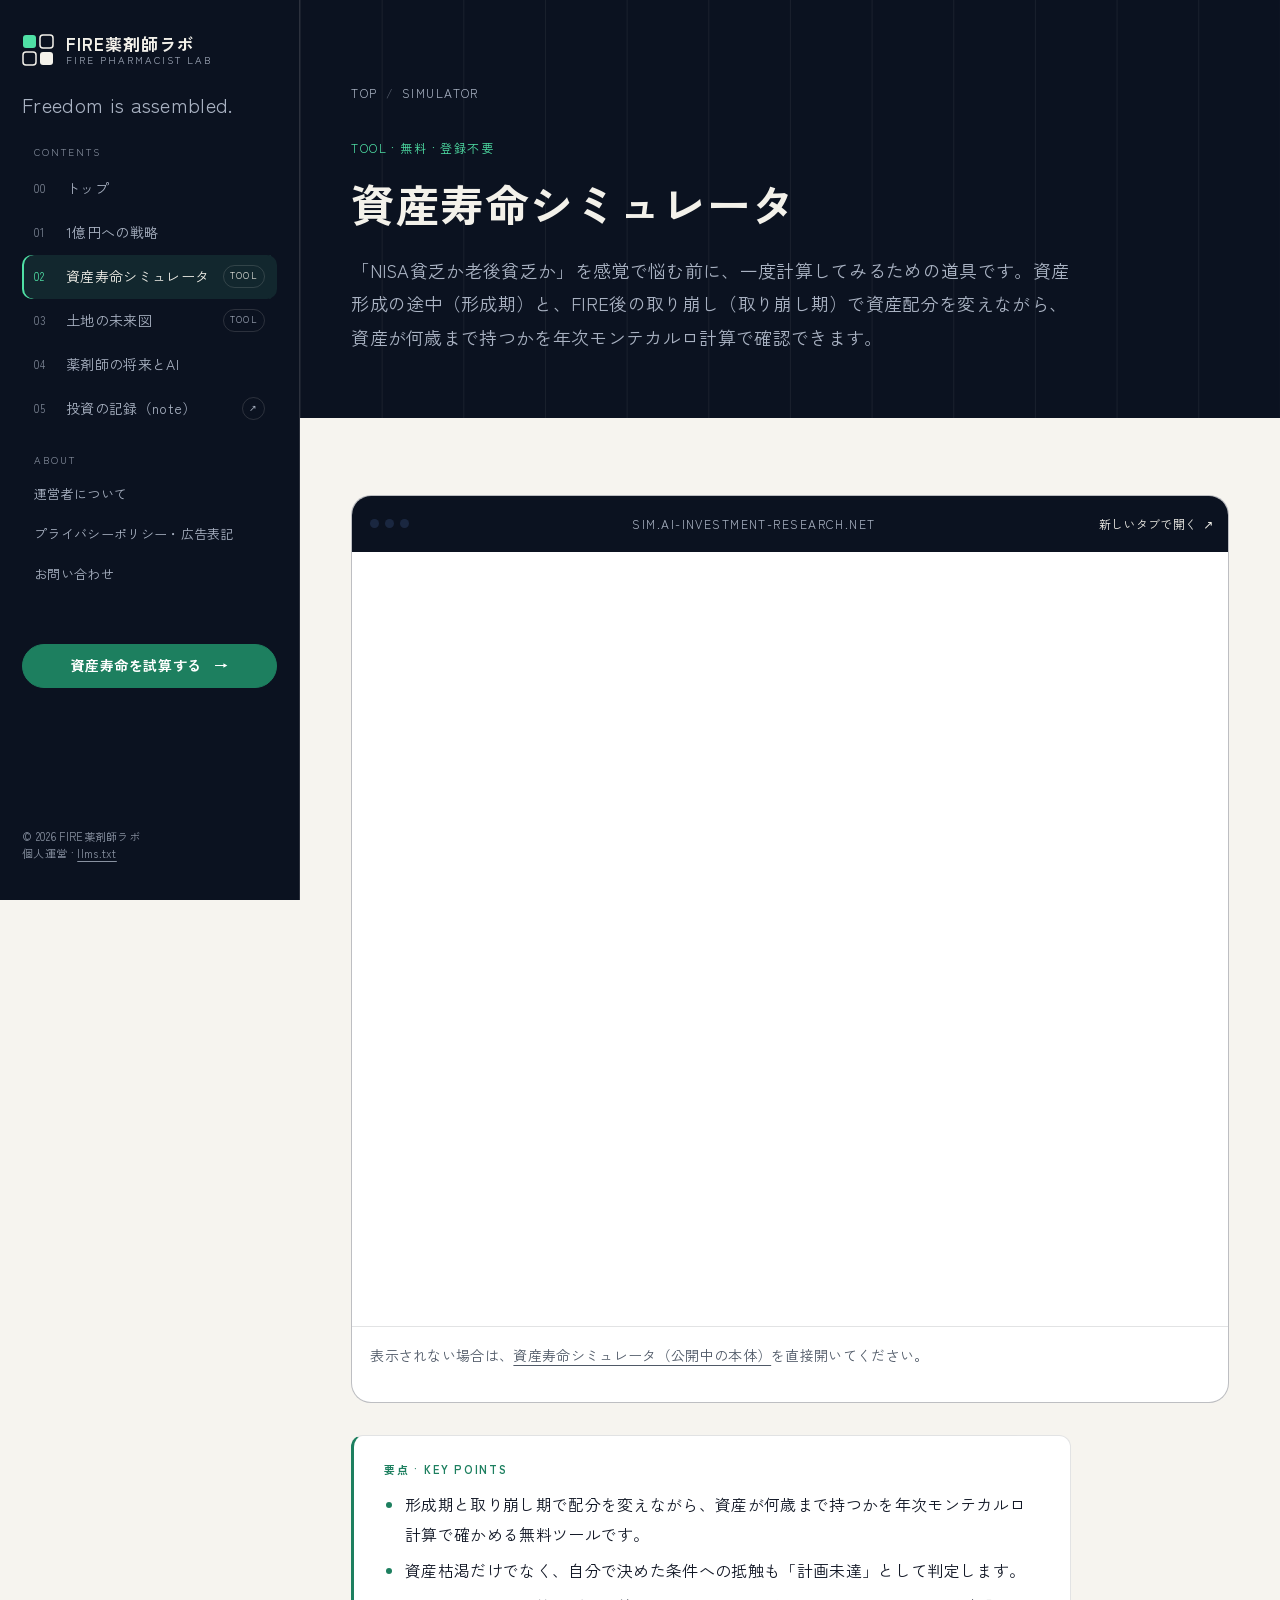
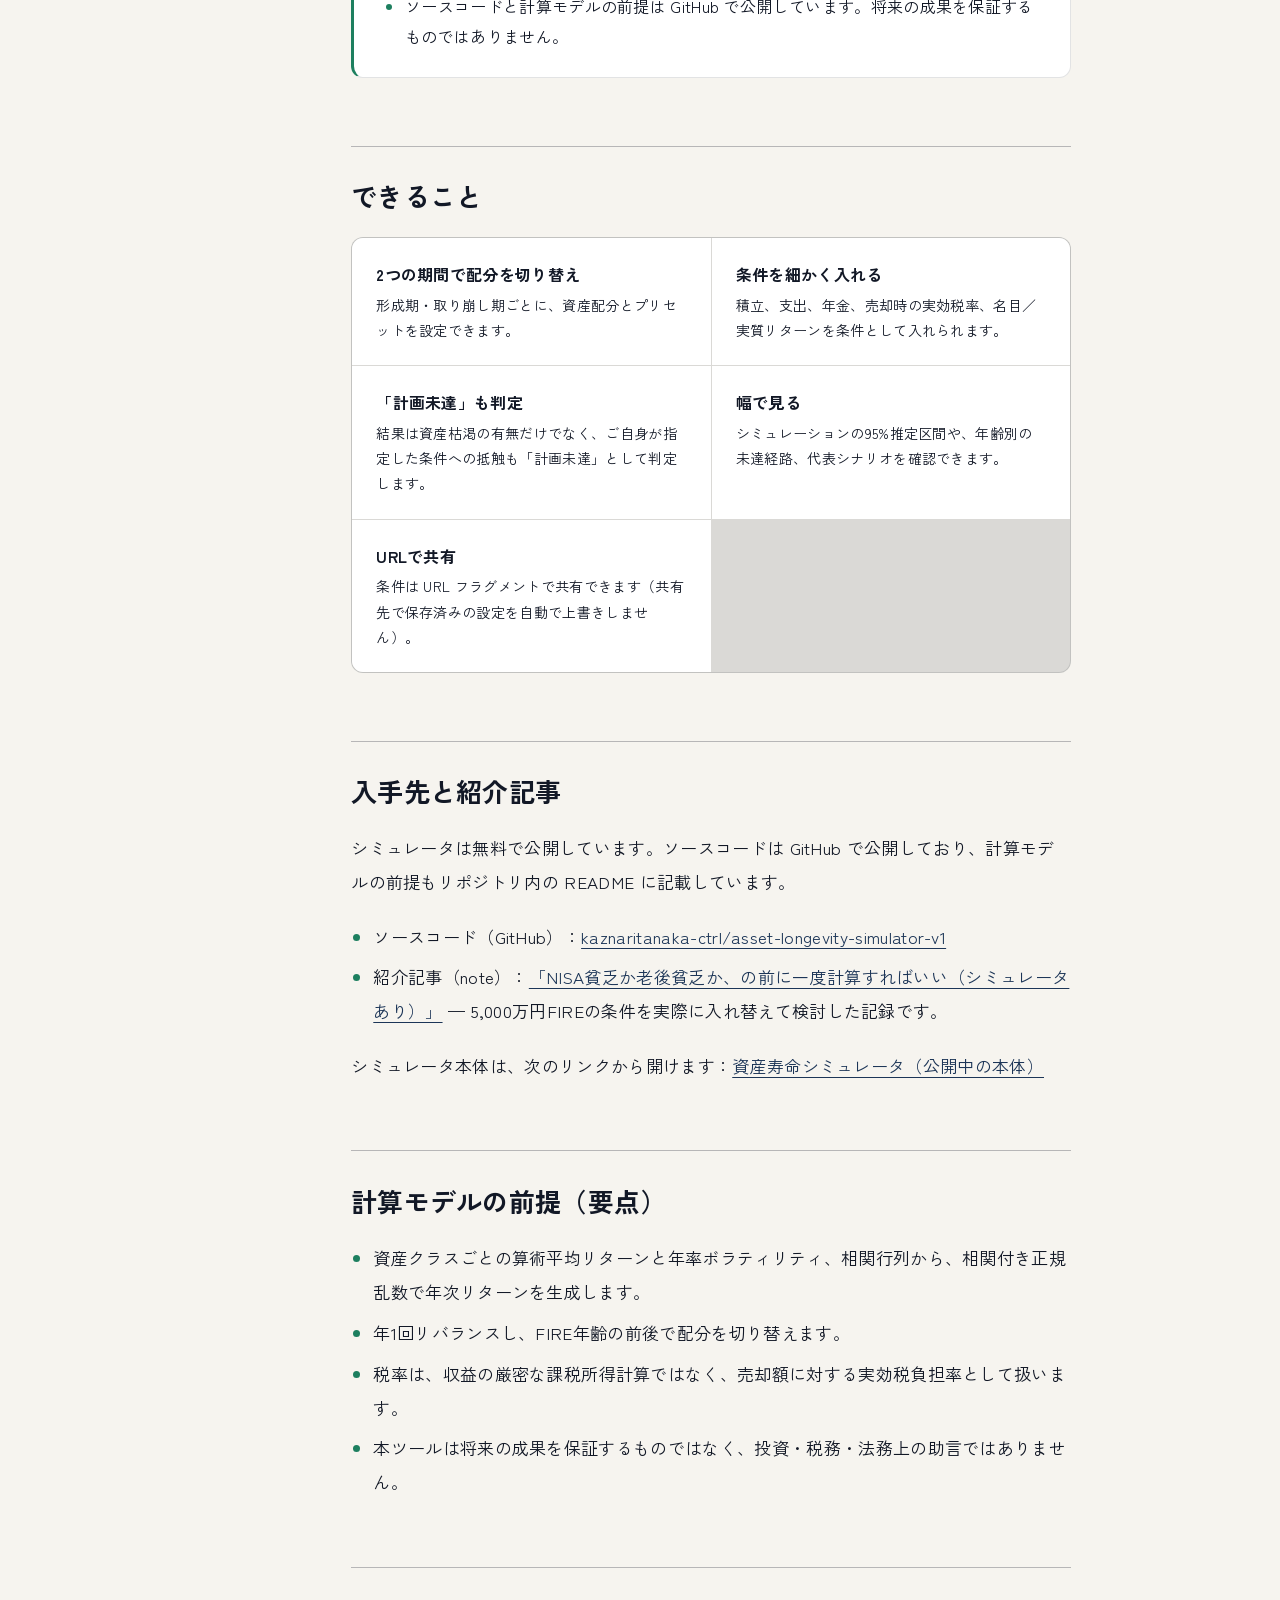
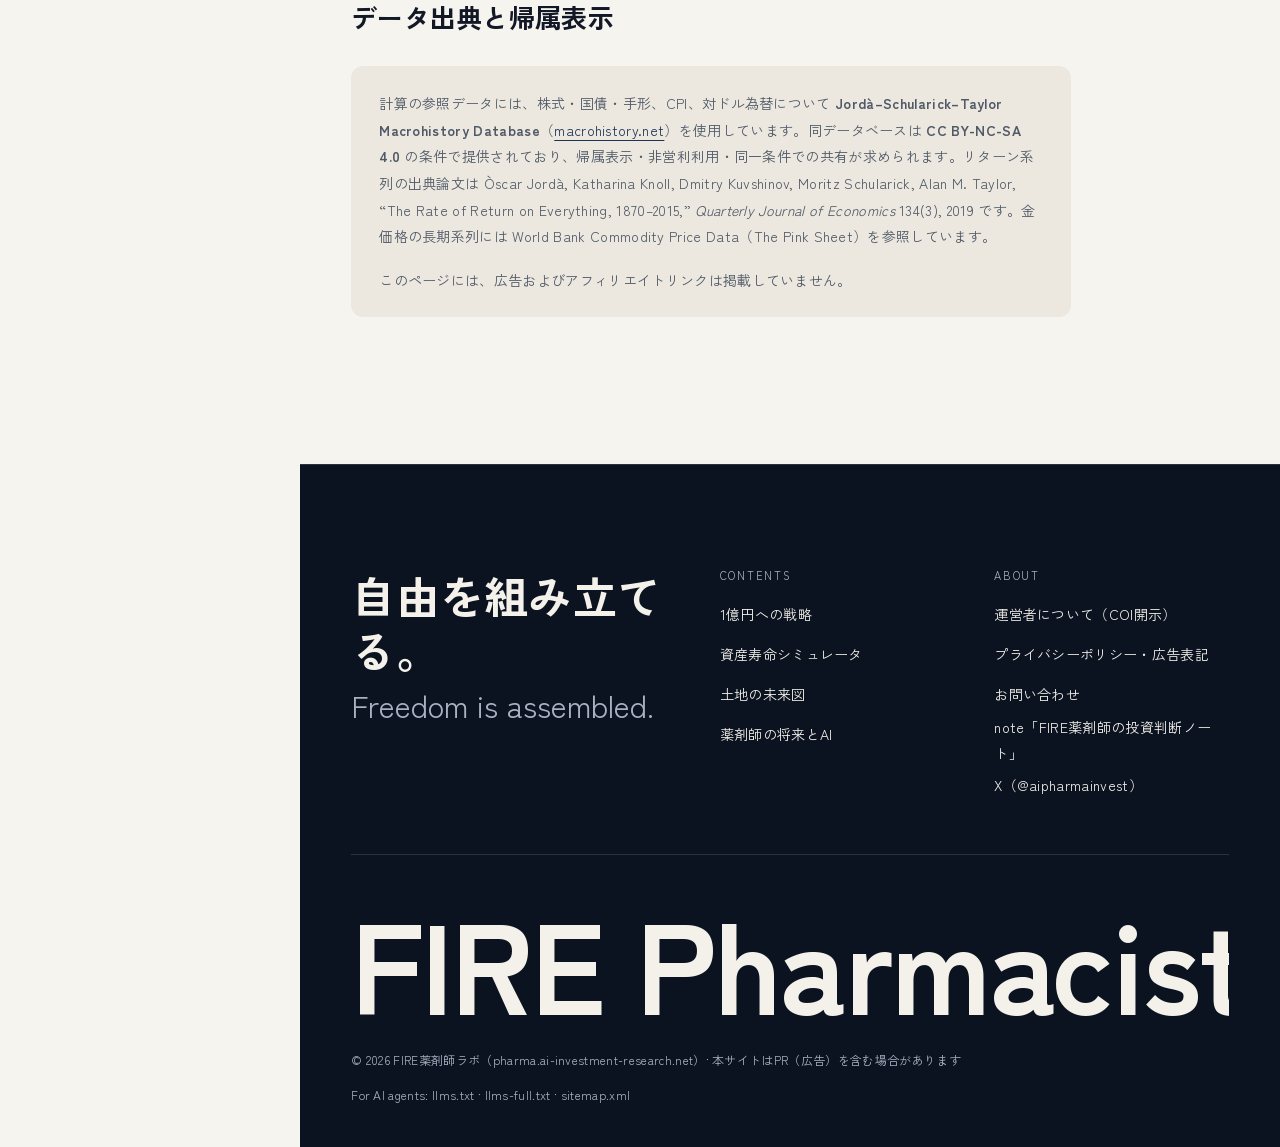
<file: simulator.html>
<!DOCTYPE html>
<html lang="ja">
<head>
<meta charset="utf-8">
<meta name="viewport" content="width=device-width, initial-scale=1, viewport-fit=cover">
<title>資産寿命シミュレータのご案内 | FIRE薬剤師ラボ</title>
<meta name="description" content="形成期と取り崩し期で資産配分を変えながら資産寿命を確認する、無料のモンテカルロ・シミュレータの案内ページです。">
<link rel="canonical" href="https://pharma.ai-investment-research.net/simulator.html">
<link rel="alternate" type="text/markdown" href="/simulator.md" title="このページのMarkdown版（AIエージェント向け）">
<meta property="og:site_name" content="FIRE薬剤師ラボ">
<meta property="og:title" content="資産寿命シミュレータのご案内 | FIRE薬剤師ラボ">
<meta property="og:description" content="形成期と取り崩し期で資産配分を変えながら資産寿命を確認する、無料のモンテカルロ・シミュレータの案内ページです。">
<meta property="og:type" content="website">
<meta property="og:url" content="https://pharma.ai-investment-research.net/simulator.html">
<meta property="og:image" content="https://pharma.ai-investment-research.net/ogp.png">
<meta property="og:image:width" content="1200">
<meta property="og:image:height" content="630">
<meta property="og:locale" content="ja_JP">
<meta name="twitter:card" content="summary_large_image">
<meta name="twitter:image" content="https://pharma.ai-investment-research.net/ogp.png">
<meta name="twitter:site" content="@aipharmainvest">
<meta name="theme-color" content="#0b1220">
<link rel="icon" href="data:image/svg+xml,%3Csvg xmlns='http://www.w3.org/2000/svg' viewBox='0 0 32 32'%3E%3Crect width='32' height='32' rx='7' fill='%230b1220'/%3E%3Crect x='6' y='6' width='9' height='9' rx='2' fill='%234fe0a5'/%3E%3Crect x='17' y='6' width='9' height='9' rx='2' fill='none' stroke='%23f3f1ea' stroke-width='1.3'/%3E%3Crect x='6' y='17' width='9' height='9' rx='2' fill='none' stroke='%23f3f1ea' stroke-width='1.3'/%3E%3Crect x='17' y='17' width='9' height='9' rx='2' fill='%23f3f1ea'/%3E%3C/svg%3E">
<link rel="preconnect" href="https://fonts.googleapis.com">
<link rel="preconnect" href="https://fonts.gstatic.com" crossorigin>
<link rel="stylesheet" href="https://fonts.googleapis.com/css2?family=Zen+Kaku+Gothic+New:wght@400;500;700&display=swap">
<link rel="stylesheet" href="/style.css">
<script type="application/ld+json">{"@context":"https://schema.org","@graph":[{"@type":"WebSite","@id":"https://pharma.ai-investment-research.net/#website","url":"https://pharma.ai-investment-research.net/","name":"FIRE薬剤師ラボ","alternateName":"FIRE Pharmacist Lab","description":"薬剤師の資産形成・起業・FIREを支援する情報サイト。組み立ての地図と、資産寿命シミュレータなどの道具をまとめています。","inLanguage":"ja","publisher":{"@id":"https://pharma.ai-investment-research.net/#operator"}},{"@type":"Person","@id":"https://pharma.ai-investment-research.net/#operator","name":"田中","jobTitle":"薬剤師","description":"会社員薬剤師として働きながら資産形成を進め、2025年に金融資産1億円に到達し、2026年にFIRE。投資歴15年。","url":"https://pharma.ai-investment-research.net/about.html","sameAs":["https://note.com/tanaka936","https://x.com/aipharmainvest"]},{"@type":"WebPage","@id":"https://pharma.ai-investment-research.net/simulator.html#webpage","url":"https://pharma.ai-investment-research.net/simulator.html","name":"資産寿命シミュレータのご案内 | FIRE薬剤師ラボ","description":"形成期と取り崩し期で資産配分を変えながら資産寿命を確認する、無料のモンテカルロ・シミュレータの案内ページです。","isPartOf":{"@id":"https://pharma.ai-investment-research.net/#website"},"breadcrumb":{"@id":"https://pharma.ai-investment-research.net/simulator.html#breadcrumb"},"inLanguage":"ja","dateModified":"2026-11-27"},{"@type":"WebApplication","@id":"https://pharma.ai-investment-research.net/simulator.html#app","name":"資産寿命シミュレータ","url":"https://sim.ai-investment-research.net/","applicationCategory":"FinanceApplication","operatingSystem":"Web","isAccessibleForFree":true,"offers":{"@type":"Offer","price":"0","priceCurrency":"JPY"},"description":"形成期と取り崩し期で資産配分を変えながら、資産が何歳まで持つかを年次モンテカルロ計算で確認できる無料のツール。","author":{"@id":"https://pharma.ai-investment-research.net/#operator"},"codeRepository":"https://github.com/kaznaritanaka-ctrl/asset-longevity-simulator-v1","inLanguage":"ja"},{"@type":"BreadcrumbList","@id":"https://pharma.ai-investment-research.net/simulator.html#breadcrumb","itemListElement":[{"@type":"ListItem","position":1,"name":"トップ","item":"https://pharma.ai-investment-research.net/"},{"@type":"ListItem","position":2,"name":"資産寿命シミュレータ","item":"https://pharma.ai-investment-research.net/simulator.html"}]}]}</script>
<script src="/site.js" defer></script>
</head>
<body>
<a class="skip-link" href="#content">本文へ移動</a>
<div class="shell">
  <aside class="sidebar" aria-label="サイドパネル">
    <a class="brand" href="/" aria-label="FIRE薬剤師ラボ トップへ"><svg class="brand-mark" viewBox="0 0 32 32" aria-hidden="true" focusable="false"><rect x="1" y="1" width="13" height="13" rx="3" fill="#4fe0a5"/><rect x="18" y="1" width="13" height="13" rx="3" fill="none" stroke="#f3f1ea" stroke-width="1.5"/><rect x="1" y="18" width="13" height="13" rx="3" fill="none" stroke="#f3f1ea" stroke-width="1.5"/><rect x="18" y="18" width="13" height="13" rx="3" fill="#f3f1ea"/></svg><span class="brand-name"><b>FIRE薬剤師ラボ</b><small>FIRE Pharmacist Lab</small></span></a>
    <p class="side-tagline">Freedom is assembled.</p>
    <nav class="side-nav" aria-label="メインメニュー">
      <h2>Contents</h2>
      <ul>
          <li><a href="/"><span class="no">00</span>トップ</a></li>
          <li><a href="/strategy.html"><span class="no">01</span>1億円への戦略</a></li>
          <li><a href="/simulator.html" aria-current="page"><span class="no">02</span>資産寿命シミュレータ<span class="tag">Tool</span></a></li>
          <li><a href="/land.html"><span class="no">03</span>土地の未来図<span class="tag">Tool</span></a></li>
          <li><a href="/future.html"><span class="no">04</span>薬剤師の将来とAI</a></li>
          <li><a href="https://note.com/tanaka936" rel="noopener"><span class="no">05</span>投資の記録（note）<span class="tag">↗</span></a></li>
      </ul>
      <h2>About</h2>
      <ul class="sub">
          <li><a href="/about.html">運営者について</a></li>
          <li><a href="/privacy.html">プライバシーポリシー・広告表記</a></li>
          <li><a href="/contact.html">お問い合わせ</a></li>
      </ul>
    </nav>
    <a class="btn btn-sm side-cta" href="/simulator.html">資産寿命を試算する <span class="arr" aria-hidden="true">→</span></a>
    
    <p class="side-foot">© 2026 FIRE薬剤師ラボ<br>個人運営 · <a href="/llms.txt" style="color:inherit">llms.txt</a></p>
  </aside>

  <div class="main">
    <header class="topbar">
      <div class="topbar-row">
        <a class="brand" href="/" aria-label="FIRE薬剤師ラボ トップへ"><svg class="brand-mark" viewBox="0 0 32 32" aria-hidden="true" focusable="false"><rect x="1" y="1" width="13" height="13" rx="3" fill="#4fe0a5"/><rect x="18" y="1" width="13" height="13" rx="3" fill="none" stroke="#f3f1ea" stroke-width="1.5"/><rect x="1" y="18" width="13" height="13" rx="3" fill="none" stroke="#f3f1ea" stroke-width="1.5"/><rect x="18" y="18" width="13" height="13" rx="3" fill="#f3f1ea"/></svg><span class="brand-name"><b>FIRE薬剤師ラボ</b><small>FIRE Pharmacist Lab</small></span></a>
        <a class="topbar-link" href="/contact.html">Contact</a>
      </div>
      <nav class="tabs" aria-label="メニュー切り替え">
      <a href="/">トップ</a>
      <a href="/strategy.html">1億円への戦略</a>
      <a href="/simulator.html" aria-current="page">シミュレータ<span class="tag">Tool</span></a>
      <a href="/land.html">土地の未来図<span class="tag">Tool</span></a>
      <a href="/future.html">将来とAI</a>
      <a href="https://note.com/tanaka936" rel="noopener">note<span class="tag">↗</span></a>
      <a href="/about.html">運営者</a>
      </nav>
    </header>
    <main id="content">
    <section class="page-hero">
      <div class="container">
        <nav class="breadcrumb mono" aria-label="パンくずリスト"><ol><li><a href="/">Top</a></li><li aria-current="page">Simulator</li></ol></nav>
        <p class="eyebrow mono">Tool · 無料 · 登録不要</p>
        <h1>資産寿命シミュレータ</h1>
        <p class="lead">「NISA貧乏か老後貧乏か」を感覚で悩む前に、一度計算してみるための道具です。資産形成の途中（形成期）と、FIRE後の取り崩し（取り崩し期）で資産配分を変えながら、資産が何歳まで持つかを年次モンテカルロ計算で確認できます。</p>
        
      </div>
    </section>
    <div class="container">
      <div class="article-layout" style="grid-template-columns:1fr">
        <div>
          <section class="tool-frame" aria-label="資産寿命シミュレータ（操作できます）">
            <div class="tool-frame-bar"><span class="dots" aria-hidden="true"><i></i><i></i><i></i></span><span class="mono">sim.ai-investment-research.net</span><a href="https://sim.ai-investment-research.net/" target="_blank" rel="noopener">新しいタブで開く <span aria-hidden="true">↗</span></a></div>
            <iframe src="https://sim.ai-investment-research.net/" title="資産寿命シミュレータ" loading="lazy" referrerpolicy="strict-origin-when-cross-origin"></iframe>
            <p class="fallback">表示されない場合は、<a href="https://sim.ai-investment-research.net/" rel="noopener">資産寿命シミュレータ（公開中の本体）</a>を直接開いてください。</p>
          </section>
          <div class="prose">
          <section class="tldr" aria-labelledby="tldr">
            <h2 id="tldr">要点 · Key points</h2>
            <ul>
              <li>形成期と取り崩し期で配分を変えながら、資産が何歳まで持つかを年次モンテカルロ計算で確かめる無料ツールです。</li>
              <li>資産枯渇だけでなく、自分で決めた条件への抵触も「計画未達」として判定します。</li>
              <li>ソースコードと計算モデルの前提は GitHub で公開しています。将来の成果を保証するものではありません。</li>
            </ul>
          </section>
          <h2 id="features">できること</h2>
          <ul class="feature-grid">
            <li><b>2つの期間で配分を切り替え</b>形成期・取り崩し期ごとに、資産配分とプリセットを設定できます。</li>
            <li><b>条件を細かく入れる</b>積立、支出、年金、売却時の実効税率、名目／実質リターンを条件として入れられます。</li>
            <li><b>「計画未達」も判定</b>結果は資産枯渇の有無だけでなく、ご自身が指定した条件への抵触も「計画未達」として判定します。</li>
            <li><b>幅で見る</b>シミュレーションの95%推定区間や、年齢別の未達経路、代表シナリオを確認できます。</li>
            <li><b>URLで共有</b>条件は URL フラグメントで共有できます（共有先で保存済みの設定を自動で上書きしません）。</li>
          </ul>

          <h2 id="sources">入手先と紹介記事</h2>
          <p>シミュレータは無料で公開しています。ソースコードは GitHub で公開しており、計算モデルの前提もリポジトリ内の README に記載しています。</p>
          <ul>
            <li>ソースコード（GitHub）：<a href="https://github.com/kaznaritanaka-ctrl/asset-longevity-simulator-v1" rel="noopener">kaznaritanaka-ctrl/asset-longevity-simulator-v1</a></li>
            <li>紹介記事（note）：<a href="https://note.com/tanaka936/n/n0bbc6936c74b" rel="noopener">「NISA貧乏か老後貧乏か、の前に一度計算すればいい（シミュレータあり）」</a> — 5,000万円FIREの条件を実際に入れ替えて検討した記録です。</li>
          </ul>
          <p>シミュレータ本体は、次のリンクから開けます：<a href="https://sim.ai-investment-research.net/" rel="noopener">資産寿命シミュレータ（公開中の本体）</a></p>

          <h2 id="model">計算モデルの前提（要点）</h2>
          <ul>
            <li>資産クラスごとの算術平均リターンと年率ボラティリティ、相関行列から、相関付き正規乱数で年次リターンを生成します。</li>
            <li>年1回リバランスし、FIRE年齢の前後で配分を切り替えます。</li>
            <li>税率は、収益の厳密な課税所得計算ではなく、売却額に対する実効税負担率として扱います。</li>
            <li>本ツールは将来の成果を保証するものではなく、投資・税務・法務上の助言ではありません。</li>
          </ul>

          <h2 id="data">データ出典と帰属表示</h2>
          <div class="note-box">
            <p>計算の参照データには、株式・国債・手形、CPI、対ドル為替について <strong>Jordà–Schularick–Taylor Macrohistory Database</strong>（<a href="https://www.macrohistory.net/database/" rel="noopener">macrohistory.net</a>）を使用しています。同データベースは <strong>CC BY-NC-SA 4.0</strong> の条件で提供されており、帰属表示・非営利利用・同一条件での共有が求められます。リターン系列の出典論文は Òscar Jordà, Katharina Knoll, Dmitry Kuvshinov, Moritz Schularick, Alan M. Taylor, “The Rate of Return on Everything, 1870–2015,” <em>Quarterly Journal of Economics</em> 134(3), 2019 です。金価格の長期系列には World Bank Commodity Price Data（The Pink Sheet）を参照しています。</p>
            <p>このページには、広告およびアフィリエイトリンクは掲載していません。</p>
          </div>
          </div>
        </div>
      </div>
    </div>
    </main>

    <footer class="site-footer">
      <div class="container">
        <div class="footer-top">
          <p class="footer-claim">自由を組み立てる。<span class="serif">Freedom is assembled.</span></p>
          <nav aria-label="コンテンツ">
            <h2>Contents</h2>
            <ul>
              <li><a href="/strategy.html">1億円への戦略</a></li>
              <li><a href="/simulator.html">資産寿命シミュレータ</a></li>
              <li><a href="/land.html">土地の未来図</a></li>
              <li><a href="/future.html">薬剤師の将来とAI</a></li>
            </ul>
          </nav>
          <nav aria-label="運営と方針">
            <h2>About</h2>
            <ul>
              <li><a href="/about.html">運営者について（COI開示）</a></li>
              <li><a href="/privacy.html">プライバシーポリシー・広告表記</a></li>
              <li><a href="/contact.html">お問い合わせ</a></li>
              <li><a href="https://note.com/tanaka936" rel="noopener">note「FIRE薬剤師の投資判断ノート」</a></li>
              <li><a href="https://x.com/aipharmainvest" rel="noopener">X（@aipharmainvest）</a></li>
            </ul>
          </nav>
        </div>
        <p class="footer-word" aria-hidden="true">FIRE Pharmacist Lab</p>
        <div class="footer-bottom">
          <span>© 2026 FIRE薬剤師ラボ（pharma.ai-investment-research.net）· 本サイトはPR（広告）を含む場合があります</span>
          <span>For AI agents: <a href="/llms.txt">llms.txt</a> · <a href="/llms-full.txt">llms-full.txt</a> · <a href="/sitemap.xml">sitemap.xml</a></span>
        </div>
      </div>
    </footer>
  </div>
</div>
</body>
</html>
</file>
<file: style.css>
/* style.css — FIRE薬剤師ラボ（pharma.ai-investment-research.net）共通スタイル v2
   レイアウト
   - PC（1024px〜）: 左に固定のサイドパネル（メニュー・広告1枠）、右がメイン画面（コンテンツ・ツール）。
   - スマホ: 上にメニュー切り替え（横スクロールのタブ）、中央にコンテンツ・ツール、画面の一番下に広告バー。
   方針
   - 色は役割名（var(--…)）で参照し、hex の直書きは :root 内だけに限る。
   - 緑（--accent）は「行動してほしい場所」（CTA・広告のボタン）だけに使う。
   - コンテンツは JavaScript なしで全部読める。JS は演出（出現アニメーション・目次の現在地・広告バーを閉じる）だけ。
   - タップ領域 44px 以上、横スクロールなし。 */

:root {
  --ink: #0b1220;
  --ink-2: #121c2f;
  --ink-3: #1a2740;
  --navy: #1c3557;
  --paper: #f6f4ef;
  --paper-2: #ece8df;
  --surface: #ffffff;
  --text: #121826;
  --text-soft: #4f5967;
  --text-faint: #6f7886;
  --on-ink: #f3f1ea;
  --on-ink-soft: #a9b2c2;
  --line: rgba(18, 24, 38, .12);
  --line-strong: rgba(18, 24, 38, .28);
  --line-ink: rgba(243, 241, 234, .14);
  --accent: #1d7f5f;
  --accent-hover: #166a4f;
  --on-accent: #ffffff;
  --accent-glow: #4fe0a5;
  --accent-soft: #dcefe6;
  --pr: #8a5a1f;
  --pr-soft: #f6ecdd;
  --pr-ink: #e9c48f;
  --focus: #ffd43d;

  --f-sans: "Zen Kaku Gothic New", "Hiragino Kaku Gothic ProN", "Hiragino Sans", "Yu Gothic", YuGothic, Meiryo, system-ui, sans-serif;
  /* 書体は全体で Zen Kaku Gothic New の1種類にそろえる（英字・数字・ラベルも同じ書体）。
     見出しやラベルの違いは、太さ・大きさ・字間で付ける。 */
  --f-serif: var(--f-sans);
  --f-mono: var(--f-sans);

  --fs-xs: 12px;
  --fs-sm: 14px;
  --fs-base: 16px;
  --fs-md: 18px;
  --fs-lg: clamp(20px, 1.2vw + 13px, 26px);
  --fs-xl: clamp(28px, 2.4vw + 15px, 44px);
  --fs-2xl: clamp(36px, 4.4vw + 14px, 84px);
  --fs-3xl: clamp(40px, 3.9vw + 10px, 96px);

  --side-w: 300px;
  --content-max: 1120px;
  --gutter: clamp(20px, 4vw, 56px);
  --sec-y: clamp(72px, 9vw, 140px);
  --r-sm: 6px;
  --r-md: 12px;
  --r-lg: 20px;
  --tap: 44px;
  --ease: cubic-bezier(.2, .7, .2, 1);
  --top-h: 112px;      /* スマホ上部（ブランド＋タブ）の高さ */
  --anchor-h: 0px;     /* スマホ下部の広告バーの高さ（ある場合に body で上書き） */
}

/* ---------- base ---------- */
*, *::before, *::after { box-sizing: border-box; }
html { -webkit-text-size-adjust: 100%; scroll-behavior: smooth; scroll-padding-top: calc(var(--top-h) + 12px); }
@media (min-width: 1024px) { html { scroll-padding-top: 24px; } }
@media (prefers-reduced-motion: reduce) { html { scroll-behavior: auto; } }
body {
  margin: 0;
  font-family: var(--f-sans);
  font-size: var(--fs-base);
  line-height: 1.85;
  letter-spacing: .02em;
  color: var(--text);
  background: var(--paper);
  overflow-wrap: anywhere;
  -webkit-font-smoothing: antialiased;
}
img, svg { max-width: 100%; height: auto; display: block; }
a { color: inherit; text-decoration-thickness: 1px; text-underline-offset: .25em; }
p { margin: 0 0 1.2em; }
ul, ol { margin: 0 0 1.2em; padding-left: 1.3em; }
li { margin-bottom: .4em; }
h1, h2, h3, h4 { margin: 0; font-weight: 700; line-height: 1.35; letter-spacing: .01em; }
:focus-visible { outline: 3px solid #000; outline-offset: 2px; box-shadow: 0 0 0 6px var(--focus); border-radius: 2px; }
::selection { background: var(--accent-glow); color: var(--ink); }

.skip-link { position: absolute; left: 12px; top: -80px; z-index: 100; background: var(--focus); color: #000; padding: 10px 16px; border-radius: var(--r-sm); font-weight: 700; }
.skip-link:focus { top: 12px; }
.visually-hidden { position: absolute !important; width: 1px; height: 1px; overflow: hidden; clip: rect(0 0 0 0); white-space: nowrap; }
.mono { font-family: var(--f-mono); font-size: var(--fs-xs); letter-spacing: .12em; text-transform: uppercase; }
.serif { font-family: var(--f-serif); font-weight: 400; letter-spacing: 0; }
.br-sp { display: none; }
@media (max-width: 767px) { .br-sp { display: inline; } }
.container { width: 100%; max-width: var(--content-max); margin: 0 auto; padding: 0 var(--gutter); }

/* ---------- app shell ---------- */
.shell { min-height: 100vh; }
@media (min-width: 1024px) {
  .shell { display: grid; grid-template-columns: var(--side-w) minmax(0, 1fr); }
}
.main { min-width: 0; }

/* ---------- サイドパネル（PC） ---------- */
.sidebar { display: none; }
@media (min-width: 1024px) {
  .sidebar {
    display: flex; flex-direction: column; gap: 28px;
    position: sticky; top: 0; height: 100vh; overflow-y: auto;
    background: var(--ink); color: var(--on-ink);
    padding: 28px 22px 24px; border-right: 1px solid var(--line-ink);
    scrollbar-width: thin; scrollbar-color: var(--ink-3) transparent;
  }
}
.brand { display: inline-flex; align-items: center; gap: 12px; text-decoration: none; color: var(--on-ink); min-height: var(--tap); }
.brand-mark { width: 32px; height: 32px; flex: none; }
.brand-name { display: flex; flex-direction: column; line-height: 1.15; }
.brand-name b { font-size: 17px; letter-spacing: .06em; }
.brand-name small { font-family: var(--f-mono); font-size: 10px; letter-spacing: .2em; color: var(--on-ink-soft); text-transform: uppercase; }
.side-tagline { font-family: var(--f-serif); font-style: normal; font-size: 20px; line-height: 1.25; color: var(--on-ink-soft); margin: -8px 0 0; }
.side-nav h2 { font-family: var(--f-mono); font-size: 10px; letter-spacing: .2em; text-transform: uppercase; color: var(--on-ink-soft); font-weight: 400; margin: 0 0 8px 12px; opacity: .8; }
.side-nav ul { list-style: none; margin: 0 0 22px; padding: 0; }
.side-nav li { margin: 0; }
.side-nav a {
  display: grid; grid-template-columns: 28px 1fr auto; align-items: center; gap: 4px;
  min-height: 44px; padding: 0 12px; border-radius: 10px;
  color: var(--on-ink-soft); text-decoration: none; font-size: 14px; white-space: nowrap;
  transition: background .2s, color .2s;
}
.side-nav a .no { font-family: var(--f-mono); font-size: 11px; color: var(--on-ink-soft); opacity: .7; }
.side-nav a .tag { font-family: var(--f-mono); font-size: 9px; letter-spacing: .14em; text-transform: uppercase; padding: 2px 6px; border: 1px solid var(--line-ink); border-radius: 999px; }
.side-nav a:hover { background: rgba(255,255,255,.05); color: var(--on-ink); }
.side-nav a[aria-current="page"] { background: rgba(79,224,165,.1); color: var(--on-ink); box-shadow: inset 2px 0 0 var(--accent-glow); }
.side-nav a[aria-current="page"] .no { color: var(--accent-glow); opacity: 1; }
.side-nav .sub a { grid-template-columns: 1fr; font-size: 13px; min-height: 40px; }
.side-cta { width: 100%; justify-content: center; }
.side-foot { margin-top: auto; font-size: 11px; color: var(--on-ink-soft); opacity: .8; line-height: 1.6; }

/* ---------- 上部メニュー（スマホ） ---------- */
.topbar {
  position: sticky; top: 0; z-index: 50;
  background: rgba(11, 18, 32, .92);
  -webkit-backdrop-filter: saturate(140%) blur(14px);
  backdrop-filter: saturate(140%) blur(14px);
  color: var(--on-ink); border-bottom: 1px solid var(--line-ink);
}
@media (min-width: 1024px) { .topbar { display: none; } }
.topbar-row { display: flex; align-items: center; justify-content: space-between; gap: 12px; padding: 8px var(--gutter) 2px; }
.topbar .brand-mark { width: 26px; height: 26px; }
.topbar .brand-name b { font-size: 15px; }
.topbar-link { font-family: var(--f-mono); font-size: 10px; letter-spacing: .14em; text-transform: uppercase; color: var(--on-ink-soft); text-decoration: none; display: inline-flex; align-items: center; min-height: var(--tap); padding: 0 4px; }
.tabs {
  display: flex; gap: 6px; overflow-x: auto; padding: 6px var(--gutter) 10px;
  scroll-snap-type: x proximity; scrollbar-width: none;
  mask-image: linear-gradient(90deg, #000 85%, transparent);
  -webkit-mask-image: linear-gradient(90deg, #000 85%, transparent);
}
.tabs::-webkit-scrollbar { display: none; }
.tabs a {
  flex: none; scroll-snap-align: start;
  display: inline-flex; align-items: center; gap: 6px; min-height: 40px; padding: 0 14px;
  border: 1px solid var(--line-ink); border-radius: 999px;
  color: var(--on-ink-soft); text-decoration: none; font-size: 13px; font-weight: 500; white-space: nowrap;
}
.tabs a[aria-current="page"] { background: var(--on-ink); color: var(--ink); border-color: var(--on-ink); font-weight: 700; }
.tabs a .tag { font-family: var(--f-mono); font-size: 9px; letter-spacing: .1em; color: var(--accent-glow); }
.tabs a[aria-current="page"] .tag { color: var(--accent); }

/* ---------- buttons ---------- */
.btn {
  --_bg: var(--accent); --_fg: var(--on-accent); --_bd: var(--accent);
  display: inline-flex; align-items: center; gap: 12px; min-height: 52px; padding: 0 26px;
  background: var(--_bg); color: var(--_fg); border: 1px solid var(--_bd); border-radius: 999px;
  font-weight: 700; font-size: var(--fs-base); letter-spacing: .04em; text-decoration: none; cursor: pointer;
  transition: transform .25s var(--ease), background .25s, color .25s, border-color .25s;
}
.btn:hover { --_bg: var(--accent-hover); --_bd: var(--accent-hover); transform: translateY(-2px); }
.btn .arr { display: inline-block; transition: transform .3s var(--ease); }
.btn:hover .arr { transform: translateX(4px); }
.btn-sm { min-height: var(--tap); padding: 0 18px; font-size: var(--fs-sm); }
.btn-ghost { --_bg: transparent; --_fg: currentColor; --_bd: currentColor; }
.btn-ghost:hover { --_bg: rgba(127,127,127,.12); --_bd: currentColor; }

/* ---------- hero (top) ---------- */
.hero {
  position: relative; overflow: hidden; isolation: isolate;
  background: var(--ink); color: var(--on-ink);
  padding: clamp(48px, 8vw, 112px) 0 0;
}
.hero::before {
  content: ""; position: absolute; inset: 0; z-index: -2;
  background-image: linear-gradient(var(--line-ink) 1px, transparent 1px), linear-gradient(90deg, var(--line-ink) 1px, transparent 1px);
  background-size: 72px 72px;
  mask-image: radial-gradient(ellipse 80% 70% at 75% 30%, #000 20%, transparent 75%);
  -webkit-mask-image: radial-gradient(ellipse 80% 70% at 75% 30%, #000 20%, transparent 75%);
  opacity: .55;
}
.hero::after {
  content: ""; position: absolute; z-index: -1; width: 70vmax; height: 70vmax; right: -24vmax; top: -30vmax;
  background: radial-gradient(circle, rgba(79,224,165,.16), transparent 60%);
  animation: drift 18s ease-in-out infinite alternate;
}
@keyframes drift { to { transform: translate(-8vmax, 10vmax) scale(1.1); } }
.hero-grid { display: grid; gap: 40px; align-items: center; }
@media (min-width: 1240px) { .hero-grid { grid-template-columns: 1.3fr 1fr; gap: 24px; } }
.hero-eyebrow { color: var(--accent-glow); margin: 0 0 28px; display: flex; align-items: center; gap: 12px; }
.hero-eyebrow::before { content: ""; width: 28px; height: 1px; background: currentColor; }
.hero h1 { font-size: var(--fs-3xl); line-height: 1.08; letter-spacing: -.02em; margin-bottom: 24px; }
.hero h1 .line { display: block; overflow: hidden; padding-bottom: .04em; }
.hero h1 .line > span { display: inline-block; white-space: nowrap; word-break: keep-all; }
/* 見出しは1行ごとに改行しない（「組み立て／る。」のように途中で折れないように）。
   その代わり、文字の大きさを本文の列の幅に合わせて縮める（1行7文字分が入る大きさまで）。 */
.hero-grid > div:first-child { container-type: inline-size; min-width: 0; }
@supports (font-size: 1cqi) { .hero h1 { font-size: min(var(--fs-3xl), 14cqi); } }
.hero-en { font-family: var(--f-serif); font-style: normal; font-size: clamp(24px, 2vw + 12px, 40px); color: var(--on-ink-soft); margin: 0 0 24px; line-height: 1.2; }
.hero-sub { font-size: var(--fs-md); font-weight: 700; margin: 0 0 14px; }
.hero-lead { color: var(--on-ink-soft); max-width: 36em; margin-bottom: 36px; }
.hero-cta { display: flex; flex-wrap: wrap; gap: 12px; }
.hero-visual { max-width: 500px; width: 100%; justify-self: center; }
.hero-visual svg { width: 100%; overflow: visible; }
.assembly .tile rect { fill: rgba(255,255,255,.03); stroke: rgba(243,241,234,.4); }
.assembly .tile text { fill: var(--on-ink); font-family: var(--f-sans); font-weight: 700; }
.assembly .tile .num { fill: var(--accent-glow); font-family: var(--f-mono); font-weight: 400; letter-spacing: .1em; }
.assembly .tile .role { fill: var(--on-ink-soft); font-weight: 400; }
.assembly .link { fill: none; stroke: var(--accent-glow); stroke-width: 1.2; stroke-dasharray: 4 6; animation: flow 1.6s linear infinite; }
.assembly .core circle { fill: none; stroke: rgba(79,224,165,.45); }
.assembly .core .pulse { animation: pulse 3.2s ease-out infinite; transform-origin: center; transform-box: fill-box; }
.assembly .core text { fill: var(--on-ink); font-family: var(--f-serif); font-style: normal; }
.assembly .core .ja { font-family: var(--f-sans); font-style: normal; fill: var(--on-ink-soft); }
.assembly .tile { animation: float 6s ease-in-out infinite; transform-box: fill-box; }
.assembly .tile:nth-of-type(2) { animation-delay: -1.5s; }
.assembly .tile:nth-of-type(3) { animation-delay: -3s; }
.assembly .tile:nth-of-type(4) { animation-delay: -4.5s; }
@keyframes flow { to { stroke-dashoffset: -20; } }
@keyframes pulse { 0% { transform: scale(.8); opacity: .9; } 100% { transform: scale(1.5); opacity: 0; } }
@keyframes float { 50% { transform: translateY(-6px); } }

.stats { display: grid; grid-template-columns: repeat(2, 1fr); margin: clamp(48px, 7vw, 96px) 0 0; border-top: 1px solid var(--line-ink); }
@media (min-width: 900px) { .stats { grid-template-columns: repeat(4, 1fr); } }
.stat { padding: 26px 16px 30px 0; border-bottom: 1px solid var(--line-ink); }
@media (min-width: 900px) { .stat { border-bottom: 0; padding-left: 22px; border-left: 1px solid var(--line-ink); } .stat:first-child { border-left: 0; padding-left: 0; } }
.stat dt { color: var(--on-ink-soft); margin-bottom: 10px; }
.stat dd { margin: 0; }
.stat .big { font-family: var(--f-serif); font-weight: 700; font-size: clamp(42px, 3.4vw + 16px, 68px); line-height: 1; display: block; margin-bottom: 10px; }
.stat .big small { font-family: var(--f-sans); font-size: .3em; margin-left: .2em; }
.stat .note { font-size: var(--fs-sm); color: var(--on-ink-soft); }

/* ---------- page hero（下層ページ） ---------- */
.page-hero { background: var(--ink); color: var(--on-ink); padding: clamp(36px, 6vw, 88px) 0 clamp(36px, 5vw, 72px); position: relative; overflow: hidden; }
.page-hero::before { content: ""; position: absolute; inset: 0; background-image: linear-gradient(90deg, var(--line-ink) 1px, transparent 1px); background-size: calc(100% / 12) 100%; opacity: .45; pointer-events: none; }
.page-hero .container { position: relative; }
.breadcrumb ol { list-style: none; padding: 0; margin: 0 0 28px; display: flex; flex-wrap: wrap; gap: 8px; color: var(--on-ink-soft); }
.breadcrumb li { margin: 0; display: flex; gap: 8px; align-items: center; }
.breadcrumb li + li::before { content: "/"; opacity: .5; }
.breadcrumb a { color: var(--on-ink-soft); text-decoration: none; display: inline-flex; min-height: 32px; align-items: center; }
.breadcrumb a:hover { color: var(--on-ink); }
.page-hero .eyebrow { color: var(--accent-glow); margin: 0 0 16px; }
.page-hero h1 { font-size: var(--fs-xl); line-height: 1.3; max-width: 22em; }
.page-hero .lead { color: var(--on-ink-soft); max-width: 40em; margin: 22px 0 0; font-size: var(--fs-md); }
.page-hero .meta { margin-top: 28px; display: flex; flex-wrap: wrap; gap: 8px 24px; color: var(--on-ink-soft); }

/* ---------- sections ---------- */
.section { padding: var(--sec-y) 0; }
.section-ink { background: var(--ink); color: var(--on-ink); }
.section-paper2 { background: var(--paper-2); }
.sec-label { display: flex; align-items: center; gap: 16px; margin-bottom: 26px; color: var(--text-soft); }
.section-ink .sec-label { color: var(--on-ink-soft); }
.sec-label .idx { color: var(--accent); }
.section-ink .sec-label .idx { color: var(--accent-glow); }
.sec-label::after { content: ""; flex: 1; height: 1px; background: currentColor; opacity: .25; }
.sec-title { font-size: var(--fs-2xl); line-height: 1.12; letter-spacing: -.02em; margin-bottom: 26px; }
.sec-title .serif { font-style: normal; }
.sec-intro { font-size: var(--fs-md); color: var(--text-soft); max-width: 36em; }
.section-ink .sec-intro { color: var(--on-ink-soft); }
.statement { font-size: clamp(22px, 1.8vw + 13px, 38px); line-height: 1.65; font-weight: 700; letter-spacing: 0; max-width: 26em; }
.statement em { font-style: normal; background: linear-gradient(transparent 62%, var(--accent-soft) 62%); }
.statement-note { margin-top: 28px; color: var(--text-soft); max-width: 40em; }

/* ---------- 組み立ての地図 ---------- */
.map { display: grid; gap: 44px; }
@media (min-width: 1240px) { .map { grid-template-columns: 5fr 7fr; gap: 64px; } .map-head { position: sticky; top: 40px; align-self: start; } }
.map-list { list-style: none; margin: 0; padding: 0; }
.map-item { margin: 0; padding: 34px 0; border-top: 1px solid var(--line-strong); display: grid; grid-template-columns: auto 1fr; gap: 8px 26px; }
.map-item:last-child { border-bottom: 1px solid var(--line-strong); }
.map-item .n { font-family: var(--f-serif); font-weight: 700; font-size: clamp(48px, 3.4vw + 18px, 80px); line-height: .9; color: var(--accent); grid-row: span 6; align-self: start; }
.map-item .role { color: var(--text-soft); margin: 4px 0 0; }
.map-item h3 { font-size: var(--fs-lg); margin: 0; }
.map-item p { margin: 0; color: var(--text-soft); }
.map-item .links { display: flex; flex-wrap: wrap; gap: 4px 24px; margin-top: 8px; }
.map-item .links a { font-size: var(--fs-sm); font-weight: 700; display: inline-flex; align-items: center; min-height: var(--tap); }
.map-flowline { margin-top: 6px !important; font-size: var(--fs-sm); color: var(--text-faint) !important; display: flex; gap: 8px; }
.map-flowline::before { content: "↳"; color: var(--accent); }
.map-goal { margin-top: 36px; padding: clamp(26px, 4vw, 44px); background: var(--ink); color: var(--on-ink); border-radius: var(--r-lg); }
.map-goal h3 { font-size: var(--fs-lg); margin-bottom: 12px; }
.map-goal p { color: var(--on-ink-soft); margin: 0; }

/* ---------- コンテンツの索引 ---------- */
.index-list { list-style: none; margin: 0; padding: 0; border-top: 1px solid var(--line-ink); }
.index-list li { margin: 0; border-bottom: 1px solid var(--line-ink); }
.index-row { display: grid; grid-template-columns: 1fr auto; gap: 8px 20px; align-items: center; padding: 28px 0; color: var(--on-ink); text-decoration: none; transition: padding .4s var(--ease); }
@media (min-width: 900px) { .index-row { grid-template-columns: 72px 1.1fr 1.4fr 56px; padding: 36px 0; } }
.index-row .no { color: var(--on-ink-soft); }
.index-row h3 { font-size: clamp(22px, 1.4vw + 14px, 32px); }
.index-row h3 small { display: block; font-family: var(--f-mono); font-size: 11px; letter-spacing: .14em; color: var(--accent-glow); font-weight: 400; margin-top: 6px; text-transform: uppercase; }
.index-row p { margin: 0; color: var(--on-ink-soft); font-size: var(--fs-sm); grid-column: 1 / -1; }
@media (min-width: 900px) { .index-row p { grid-column: auto; } }
.index-row .go { width: 52px; height: 52px; border-radius: 50%; border: 1px solid var(--line-ink); display: grid; place-items: center; font-size: 18px; transition: background .3s, color .3s, transform .4s var(--ease); grid-row: 1; grid-column: 2; }
@media (min-width: 900px) { .index-row .go { grid-row: auto; grid-column: auto; } .index-row .no { grid-row: auto; } }
@media (max-width: 899px) { .index-row .no { display: none; } }
.index-row:hover { padding-left: 14px; }
.index-row:hover .go { background: var(--accent-glow); color: var(--ink); transform: rotate(-45deg); border-color: var(--accent-glow); }
.badge { display: inline-block; font-family: var(--f-mono); font-size: 10px; letter-spacing: .14em; vertical-align: middle; margin-left: 10px; padding: 3px 8px; border-radius: 999px; background: var(--accent-glow); color: var(--ink); text-transform: uppercase; font-weight: 400; }

/* ---------- 方針 ---------- */
.principles { display: grid; gap: 1px; background: var(--line); border: 1px solid var(--line); border-radius: var(--r-lg); overflow: hidden; margin-top: 44px; }
@media (min-width: 800px) { .principles { grid-template-columns: repeat(3, 1fr); } }
.principle { background: var(--paper); padding: 34px 26px; }
.principle .mono { color: var(--accent); display: block; margin-bottom: 16px; }
.principle h3 { font-size: var(--fs-md); margin-bottom: 10px; }
.principle p { margin: 0; color: var(--text-soft); font-size: var(--fs-sm); }

/* ---------- CTA band ---------- */
.cta-band { background: var(--ink); color: var(--on-ink); border-radius: var(--r-lg); padding: clamp(32px, 5vw, 72px); display: grid; gap: 26px; position: relative; overflow: hidden; }
.cta-band::after { content: ""; position: absolute; right: -10%; bottom: -60%; width: 60%; aspect-ratio: 1; background: radial-gradient(circle, rgba(79,224,165,.18), transparent 60%); pointer-events: none; }
@media (min-width: 900px) { .cta-band { grid-template-columns: 1.4fr 1fr; align-items: end; } }
.cta-band h2 { font-size: var(--fs-xl); line-height: 1.25; margin-bottom: 14px; }
.cta-band p { color: var(--on-ink-soft); margin: 0; }
.cta-band .actions { display: flex; flex-wrap: wrap; gap: 12px; position: relative; z-index: 1; }
@media (min-width: 900px) { .cta-band .actions { justify-content: flex-end; } }

/* ---------- 広告（PR） ----------
   方針: 本文と同じ品位で見せ、必ず「PR」と表記する。リンクは rel="sponsored noopener"。
   提携前は .is-pending（枠だけを表示）。提携が決まったら中身を差し替え、is-pending を外す。
   置き場所: (1) 本文中の文脈に合う位置 (2) PCは左パネルの下 (3) スマホは画面の一番下のバー。
   シミュレータのページには置かない（プライバシーポリシーの約束）。 */
.ad { position: relative; display: grid; gap: 16px; align-items: center; margin: 48px 0; padding: 24px; border: 1px solid var(--line-strong); border-radius: var(--r-md); background: var(--surface); }
@media (min-width: 640px) { .ad { grid-template-columns: 1fr auto; padding: 28px 32px; } }
.ad-label { display: flex; align-items: center; gap: 8px; margin-bottom: 8px; font-family: var(--f-mono); font-size: 11px; letter-spacing: .12em; color: var(--pr); }
.ad-label b { background: var(--pr-soft); color: var(--pr); padding: 2px 8px; border-radius: 4px; font-weight: 600; }
.ad .ad-title { display: block; font-size: var(--fs-md); font-weight: 700; margin: 0 0 6px; line-height: 1.5; }
.ad p { margin: 0; font-size: var(--fs-sm); color: var(--text-soft); }
.ad .ad-why { margin-top: 10px; font-size: var(--fs-xs); color: var(--text-faint); }
.ad .btn { white-space: nowrap; }
.ad.is-pending { background: transparent; border-style: dashed; }
.ad.is-pending .ad-title { color: var(--text-soft); }
.ad.is-pending .btn { --_bg: transparent; --_fg: var(--text-faint); --_bd: var(--line-strong); pointer-events: none; }

/* バナー広告（ASPのバナーをそのまま表示） */
.ad.ad-banner { grid-template-columns: 1fr; }
.ad-creative { line-height: 0; }
.ad-creative a { display: inline-block; max-width: 100%; }
.ad-creative img { max-width: 100%; height: auto; display: block; }
.ad.ad-banner .ad-creative { justify-self: start; }
/* 左パネルの広告（PC） */
.ad-side { margin: 0; padding: 18px; grid-template-columns: 1fr; gap: 12px; background: var(--ink-2); border-color: var(--line-ink); color: var(--on-ink); }
.ad-side .ad-label { color: var(--pr-ink); margin-bottom: 4px; }
.ad-side .ad-label b { background: rgba(233,196,143,.14); color: var(--pr-ink); }
.ad-side .ad-title { font-size: 14px; }
.ad-side p { color: var(--on-ink-soft); font-size: 12px; line-height: 1.7; }
.ad-side .btn { width: 100%; justify-content: center; min-height: 40px; font-size: 13px; }
.ad-side.is-pending { background: transparent; }
.ad-side.ad-banner { padding: 0; gap: 8px; background: none; border: 0; }
.ad-side.ad-banner .ad-label { margin: 0; }
.ad-side.is-pending .ad-title { color: var(--on-ink-soft); }
.ad-side.is-pending .btn { --_fg: var(--on-ink-soft); --_bd: var(--line-ink); }

/* スマホ下部の広告バー */
.anchor-ad { display: none; }
@media (max-width: 1023px) {
  body.has-anchor { --anchor-h: 72px; padding-bottom: calc(var(--anchor-h) + env(safe-area-inset-bottom)); }
  .anchor-ad {
    position: fixed; left: 0; right: 0; bottom: 0; z-index: 60;
    display: grid; grid-template-columns: auto 1fr auto; align-items: center; gap: 12px;
    min-height: var(--anchor-h); padding: 10px 12px calc(10px + env(safe-area-inset-bottom)) 16px;
    background: rgba(255,255,255,.97); border-top: 1px solid var(--line-strong);
    -webkit-backdrop-filter: blur(10px); backdrop-filter: blur(10px);
    box-shadow: 0 -8px 24px rgba(11,18,32,.08);
  }
  .anchor-ad .ad-label { margin: 0; }
  .anchor-ad .ad-body { min-width: 0; font-size: 13px; line-height: 1.45; }
  .anchor-ad .ad-title { font-weight: 700; display: block; white-space: nowrap; overflow: hidden; text-overflow: ellipsis; }
  .anchor-ad .ad-sub { color: var(--text-soft); font-size: 11px; display: block; white-space: nowrap; overflow: hidden; text-overflow: ellipsis; }
  .anchor-ad .btn { min-height: 40px; padding: 0 16px; font-size: 13px; }
  .anchor-ad.is-pending { background: rgba(246,244,239,.97); }
  .anchor-ad.is-pending .ad-title { color: var(--text-soft); font-weight: 500; }
  .anchor-ad.is-pending .btn { --_bg: transparent; --_fg: var(--text-faint); --_bd: var(--line-strong); pointer-events: none; }
  .anchor-ad .ad-close { position: absolute; top: -14px; right: 10px; width: 28px; height: 28px; border-radius: 50%; border: 1px solid var(--line-strong); background: var(--surface); color: var(--text-soft); font-size: 14px; line-height: 1; cursor: pointer; display: none; }
  .js .anchor-ad .ad-close { display: grid; place-items: center; }
  
  .anchor-ad.ad-banner { grid-template-columns: 1fr; justify-items: center; padding: 8px 12px calc(8px + env(safe-area-inset-bottom)); }
  .anchor-ad.ad-banner .ad-label { position: absolute; top: -12px; left: 10px; margin: 0; }
  .anchor-ad.ad-banner .ad-label b { box-shadow: 0 0 0 1px var(--line-strong); background: var(--surface); }
  .anchor-ad[hidden] { display: none; }
}

/* ---------- article layout ---------- */
.article-layout { display: grid; gap: 48px; padding: clamp(44px, 6vw, 88px) 0 var(--sec-y); }
@media (min-width: 1360px) { .article-layout { grid-template-columns: minmax(0, 1fr) 260px; gap: 72px; } }
.prose { max-width: 720px; font-size: 17px; line-height: 2; }
.prose > h2 { font-size: var(--fs-lg); margin: 2.6em 0 .9em; padding-top: 1.2em; border-top: 1px solid var(--line-strong); display: flex; gap: 14px; align-items: baseline; }
.prose > h2:first-child { margin-top: 0; }
.prose > h2 .no { font-family: var(--f-serif); font-weight: 700; font-size: 1.5em; color: var(--accent); line-height: 1; }
.prose > h3 { font-size: var(--fs-md); margin: 2em 0 .6em; }
.prose a:not(.btn) { color: var(--navy); text-decoration: underline; }
.prose a:not(.btn):hover { color: var(--accent); }
.prose ul li::marker { color: var(--accent); }

.tldr { margin: 0 0 52px; padding: 26px 30px; background: var(--surface); border: 1px solid var(--line); border-left: 3px solid var(--accent); border-radius: var(--r-md); font-size: var(--fs-base); line-height: 1.85; }
.tldr h2 { font-family: var(--f-mono); font-size: 11px; letter-spacing: .16em; text-transform: uppercase; color: var(--accent); margin: 0 0 14px; }
.tldr ul { margin: 0; }
.tldr li:last-child { margin-bottom: 0; }

.rail { display: none; }
@media (min-width: 1360px) { .rail { display: block; } .rail-inner { position: sticky; top: 32px; } }
.toc h2 { font-family: var(--f-mono); font-size: 11px; letter-spacing: .16em; text-transform: uppercase; color: var(--text-faint); margin-bottom: 14px; font-weight: 400; }
.toc ol { list-style: none; margin: 0; padding: 0; border-left: 1px solid var(--line-strong); }
.toc li { margin: 0; }
.toc a { display: block; padding: 7px 0 7px 16px; margin-left: -1px; border-left: 2px solid transparent; font-size: var(--fs-sm); line-height: 1.6; color: var(--text-soft); text-decoration: none; transition: color .2s, border-color .2s; }
.toc a:hover, .toc a.is-active { color: var(--text); border-left-color: var(--accent); }
.toc-inline { margin: 0 0 40px; border: 1px solid var(--line-strong); border-radius: var(--r-md); }
@media (min-width: 1360px) { .toc-inline { display: none; } }
.toc-inline summary { cursor: pointer; padding: 0 20px; min-height: var(--tap); display: flex; align-items: center; font-family: var(--f-mono); font-size: 12px; letter-spacing: .12em; text-transform: uppercase; }
.toc-inline ol { margin: 0; padding: 0 20px 16px 2.4em; font-size: var(--fs-sm); }
.toc-inline a { display: inline-flex; min-height: 36px; align-items: center; }

.note-box { background: var(--paper-2); border-radius: var(--r-md); padding: 24px 28px; margin: 32px 0; font-size: var(--fs-sm); color: var(--text-soft); line-height: 1.9; }
.note-box p:last-child { margin-bottom: 0; }

/* CTA box（自分のサービス・外部ツールへの入口。広告ではない） */
.cta-box { margin: 48px 0; padding: clamp(26px, 4vw, 44px); background: var(--ink); color: var(--on-ink); border-radius: var(--r-lg); }
.cta-box h2, .cta-box h3 { font-size: var(--fs-lg); margin: 0 0 12px; border: 0; padding: 0; display: block; }
.cta-box p { color: var(--on-ink-soft); }
.cta-box .caption { font-size: var(--fs-xs); margin: 16px 0 0; }

/* ツール埋め込み（メイン画面でツールを操作する） */
.tool-frame { margin: 0 0 32px; border: 1px solid var(--line-strong); border-radius: var(--r-lg); overflow: hidden; background: var(--surface); }
.tool-frame-bar { display: flex; align-items: center; justify-content: space-between; gap: 12px; padding: 10px 14px 10px 18px; background: var(--ink); color: var(--on-ink-soft); }
.tool-frame-bar .dots { display: flex; gap: 6px; }
.tool-frame-bar .dots i { width: 9px; height: 9px; border-radius: 50%; background: var(--ink-3); display: block; }
.tool-frame-bar a { color: var(--on-ink); text-decoration: none; font-size: 12px; display: inline-flex; align-items: center; min-height: 36px; gap: 6px; }
.tool-frame iframe { display: block; width: 100%; height: min(86vh, 920px); border: 0; background: var(--surface); }
@media (max-width: 1023px) { .tool-frame iframe { height: calc(100svh - var(--top-h) - var(--anchor-h) - 60px); min-height: 560px; } }
.tool-frame noscript, .tool-frame .fallback { display: block; padding: 16px 18px; font-size: var(--fs-sm); color: var(--text-soft); border-top: 1px solid var(--line); }

/* 機能リスト */
.feature-grid { list-style: none; padding: 0; margin: 24px 0 40px; display: grid; gap: 1px; background: var(--line); border: 1px solid var(--line); border-radius: var(--r-md); overflow: hidden; }
@media (min-width: 700px) { .feature-grid { grid-template-columns: 1fr 1fr; } }
.feature-grid li { margin: 0; background: var(--surface); padding: 22px 24px; font-size: var(--fs-sm); line-height: 1.8; }
.feature-grid li b { display: block; font-size: var(--fs-base); margin-bottom: 4px; }

/* FAQ */
.faq { margin: 24px 0; border-top: 1px solid var(--line-strong); }
.faq details { border-bottom: 1px solid var(--line-strong); }
.faq summary { cursor: pointer; list-style: none; display: flex; justify-content: space-between; gap: 16px; padding: 20px 0; font-weight: 700; font-size: var(--fs-md); line-height: 1.6; }
.faq summary::-webkit-details-marker { display: none; }
.faq summary::after { content: "+"; font-family: var(--f-mono); font-weight: 400; color: var(--accent); font-size: 22px; line-height: 1.2; transition: transform .3s var(--ease); }
.faq details[open] summary::after { transform: rotate(45deg); }
.faq .ans { padding: 0 0 22px; color: var(--text-soft); }
.faq .ans p:last-child { margin-bottom: 0; }

/* 定義リスト */
dl.info { display: grid; grid-template-columns: 1fr; margin: 24px 0 40px; border-top: 1px solid var(--line-strong); }
dl.info dt { font-family: var(--f-mono); font-size: 11px; letter-spacing: .14em; text-transform: uppercase; color: var(--text-faint); padding-top: 18px; }
dl.info dd { margin: 0; padding: 4px 0 18px; border-bottom: 1px solid var(--line); }
@media (min-width: 640px) { dl.info { grid-template-columns: 10em 1fr; } dl.info dt, dl.info dd { padding: 18px 0; border-bottom: 1px solid var(--line); } }

/* ---------- footer（メイン画面の末尾） ---------- */
.site-footer { background: var(--ink); color: var(--on-ink-soft); padding: clamp(56px, 8vw, 112px) 0 36px; font-size: var(--fs-sm); border-top: 1px solid var(--line-ink); }
.footer-top { display: grid; gap: 40px; padding-bottom: 48px; border-bottom: 1px solid var(--line-ink); }
@media (min-width: 900px) { .footer-top { grid-template-columns: 1.4fr 1fr 1fr; } }
.footer-claim { font-size: var(--fs-xl); line-height: 1.25; color: var(--on-ink); font-weight: 700; margin: 0; }
.footer-claim .serif { font-style: normal; color: var(--on-ink-soft); display: block; font-size: .7em; margin-top: 8px; }
.site-footer h2 { font-family: var(--f-mono); font-size: 11px; letter-spacing: .16em; text-transform: uppercase; color: var(--on-ink-soft); font-weight: 400; margin-bottom: 12px; }
.site-footer ul { list-style: none; margin: 0; padding: 0; }
.site-footer li { margin: 0; }
.site-footer a { color: var(--on-ink); text-decoration: none; display: inline-flex; align-items: center; min-height: 40px; }
.site-footer a:hover { color: var(--accent-glow); }
.footer-word { font-family: var(--f-serif); font-style: normal; font-weight: 700; color: var(--on-ink); font-size: clamp(52px, 10vw, 168px); line-height: .95; letter-spacing: -.02em; margin: 44px 0 28px; white-space: nowrap; overflow: hidden; }
.footer-bottom { display: flex; flex-wrap: wrap; justify-content: space-between; gap: 8px 24px; font-size: var(--fs-xs); }
.footer-bottom a { min-height: 32px; color: var(--on-ink-soft); }

/* ---------- reveal（JS が有効なときだけ動く） ---------- */
.js .reveal { opacity: 0; transform: translateY(28px); transition: opacity .9s var(--ease), transform .9s var(--ease); }
.js .reveal.is-in { opacity: 1; transform: none; }
.js .hero h1 .line > span { transform: translateY(110%); transition: transform 1.1s var(--ease); }
.js .hero.is-in h1 .line > span { transform: none; }
.js .hero h1 .line:nth-child(2) > span { transition-delay: .12s; }
@media (prefers-reduced-motion: reduce) {
  *, *::before, *::after { animation: none !important; transition: none !important; }
  .js .reveal, .js .hero h1 .line > span { opacity: 1; transform: none; }
}

/* ---------- 404 ---------- */
.not-found { min-height: 70vh; display: grid; place-items: center; text-align: center; background: var(--ink); color: var(--on-ink); padding: 80px 0; }
.not-found .big { font-family: var(--f-serif); font-style: normal; font-weight: 700; font-size: clamp(96px, 18vw, 220px); line-height: 1; margin: 0 0 12px; }

@media print {
  .sidebar, .topbar, .rail, .ad, .anchor-ad, .site-footer, .toc-inline { display: none !important; }
  .shell { display: block; }
  .page-hero { background: none; color: #000; }
}
</file>
